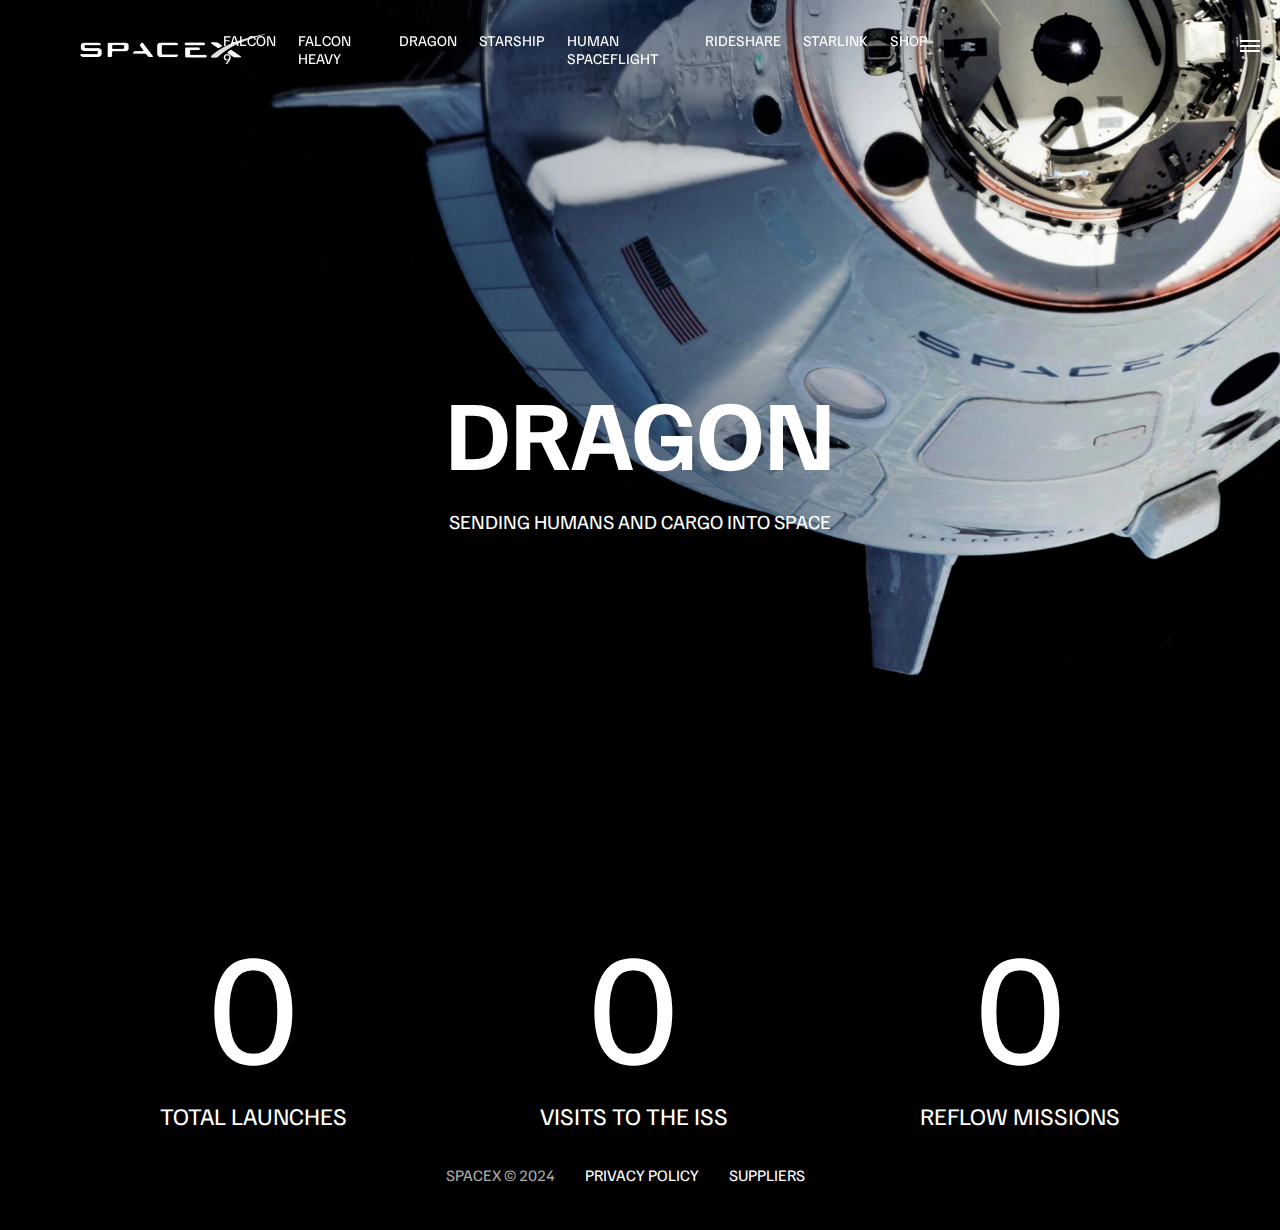
<file: dragon.html>
<!DOCTYPE html>
<html lang="en">
  <head>
    <meta charset="UTF-8" />
    <meta http-equiv="X-UA-Compatible" content="IE=edge" />
    <meta name="viewport" content="width=device-width, initial-scale=1.0" />
    <link rel="stylesheet" href="css/style.css" />
    <script src="js/script.js" defer></script>
    <link rel="shortcut icon" href="img/taskbar_logo.ico" type="image/x-icon" />
    <title>SpaceX - Dragon</title>
  </head>
  <body>
    <div id="overlay"></div>
    <div id="mobile-menu" class="mobile-main-menu">
      <ul>
        <li><a href="#">Mission</a></li>
        <li><a href="#">Launches</a></li>
        <li><a href="#">Careers</a></li>
        <li><a href="#">Updates</a></li>
        <li><a href="#">Shop</a></li>

        <li class="mobile-only"><a href="falcon9.html">Falcon 9</a></li>
        <li class="mobile-only">
          <a href="falcon-heavy.html">Falcon Heavy</a>
        </li>
        <li class="mobile-only"><a href="dragon.html">Dragon</a></li>
        <li class="mobile-only"><a href="#">Starship</a></li>
        <li class="mobile-only"><a href="#">Human Spaceflight</a></li>
        <li class="mobile-only"><a href="#">Rideshare</a></li>
        <li class="mobile-only"><a href="#">Starlink</a></li>
      </ul>
    </div>
    <header class="main-header">
      <div class="logo">
        <a href="index.html">
          <img src="img/logo.png" alt="SpaceX" />
        </a>
      </div>
      <nav class="desktop-main-menu">
        <ul>
          <li><a href="falcon9.html">Falcon 9</a></li>
          <li><a href="falcon-heavy.html">Falcon Heavy</a></li>
          <li><a href="dragon.html">Dragon</a></li>
          <li><a href="#">Starship</a></li>
          <li><a href="#">Human Spaceflight</a></li>
          <li><a href="#">Rideshare</a></li>
          <li><a href="#">Starlink</a></li>
          <li><a href="#">Shop</a></li>
        </ul>
      </nav>
    </header>

    <!-- Hamburger Menu -->
    <button id="menu-btn" class="hamburger" type="button">
      <span class="hamburger-top"></span>
      <span class="hamburger-middle"></span>
      <span class="hamburger-bottom"></span>
    </button>

    <section class="section-animate bg-dragon"></section>
    <div class="section-inner-center">
      <h3>Dragon</h3>
      <p>Sending humans and cargo into space</p>
    </div>

    <div class="stats">
      <div>
        <span class="counter" data-target="43">0</span>
        <h4>Total Launches</h4>
      </div>
      <div>
        <span class="counter" data-target="39">0</span>
        <h4>Visits to the ISS</h4>
      </div>
      <div>
        <span class="counter" data-target="22">0</span>
        <h4>Reflow Missions</h4>
      </div>
    </div>

    <footer>
      <ul>
        <li>SpaceX &copy; 2024</li>
        <li><a href="#">Privacy Policy</a></li>
        <li><a href="#">Suppliers</a></li>
      </ul>
    </footer>
  </body>
</html>
</file>
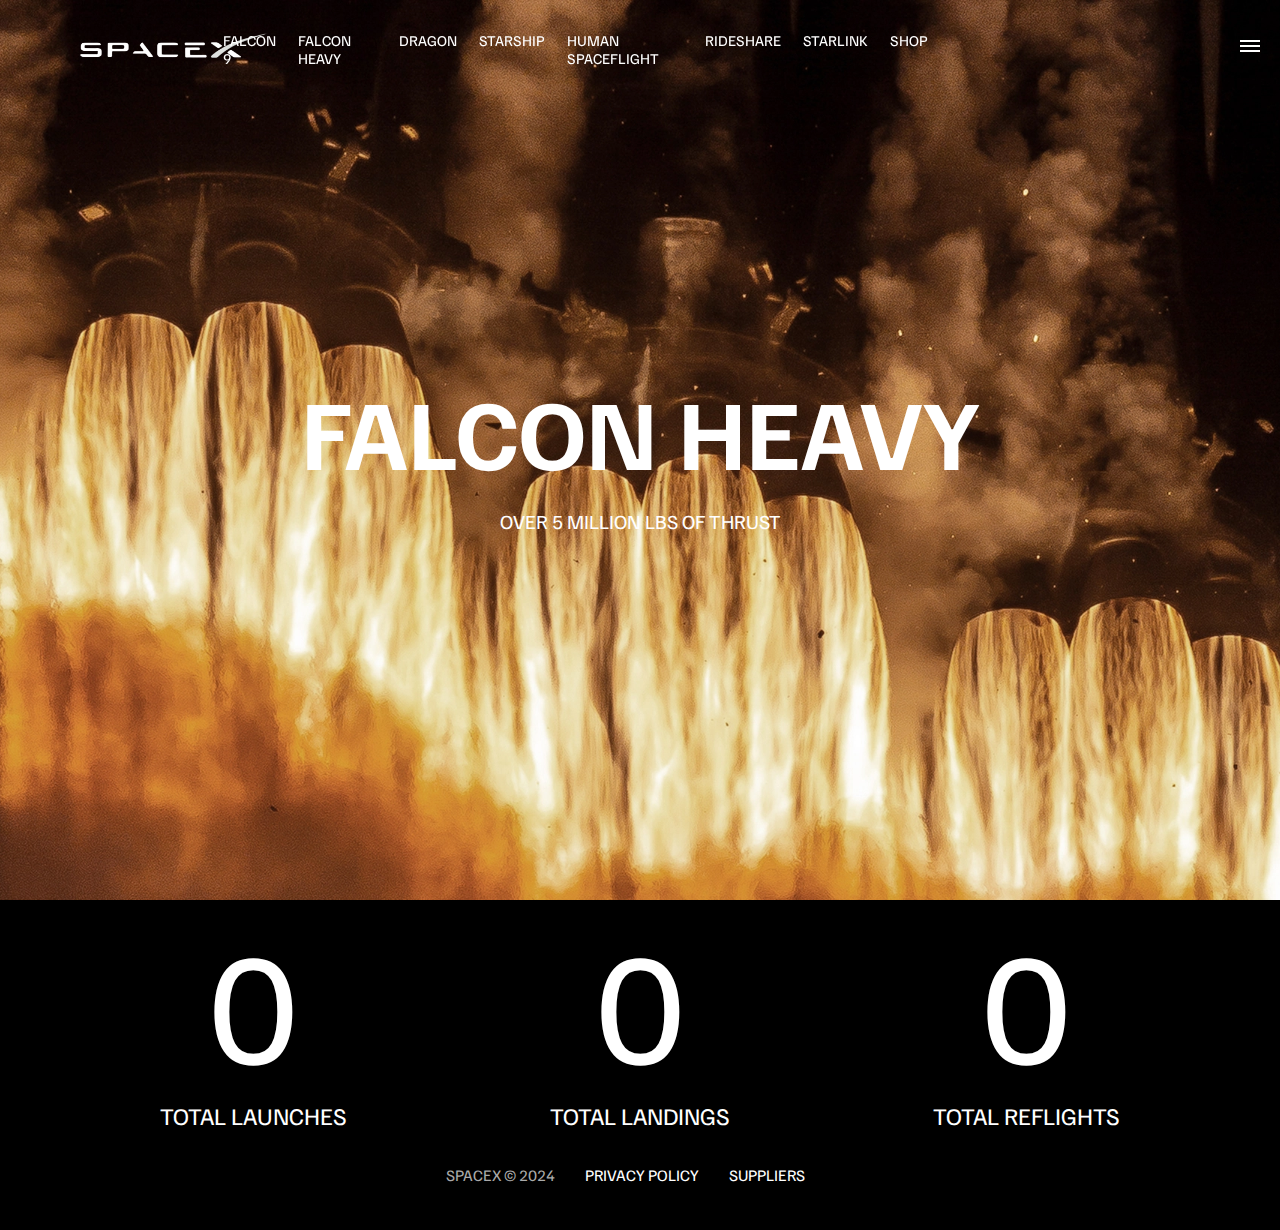
<file: falcon-heavy.html>
<!DOCTYPE html>
<html lang="en">
  <head>
    <meta charset="UTF-8" />
    <meta http-equiv="X-UA-Compatible" content="IE=edge" />
    <meta name="viewport" content="width=device-width, initial-scale=1.0" />
    <link rel="stylesheet" href="css/style.css" />
    <script src="js/script.js" defer></script>
    <link rel="shortcut icon" href="img/taskbar_logo.ico" type="image/x-icon" />
    <title>SpaceX - Falcon Heavy</title>
  </head>
  <body>
    <div id="overlay"></div>
    <div id="mobile-menu" class="mobile-main-menu">
      <ul>
        <li><a href="#">Mission</a></li>
        <li><a href="#">Launches</a></li>
        <li><a href="#">Careers</a></li>
        <li><a href="#">Updates</a></li>
        <li><a href="#">Shop</a></li>

        <li class="mobile-only"><a href="falcon9.html">Falcon 9</a></li>
        <li class="mobile-only">
          <a href="falcon-heavy.html">Falcon Heavy</a>
        </li>
        <li class="mobile-only"><a href="dragon.html">Dragon</a></li>
        <li class="mobile-only"><a href="#">Starship</a></li>
        <li class="mobile-only"><a href="#">Human Spaceflight</a></li>
        <li class="mobile-only"><a href="#">Rideshare</a></li>
        <li class="mobile-only"><a href="#">Starlink</a></li>
      </ul>
    </div>
    <header class="main-header">
      <div class="logo">
        <a href="index.html">
          <img src="img/logo.png" alt="SpaceX" />
        </a>
      </div>
      <nav class="desktop-main-menu">
        <ul>
          <li><a href="falcon9.html">Falcon 9</a></li>
          <li><a href="falcon-heavy.html">Falcon Heavy</a></li>
          <li><a href="dragon.html">Dragon</a></li>
          <li><a href="#">Starship</a></li>
          <li><a href="#">Human Spaceflight</a></li>
          <li><a href="#">Rideshare</a></li>
          <li><a href="#">Starlink</a></li>
          <li><a href="#">Shop</a></li>
        </ul>
      </nav>
    </header>

    <!-- Hamburger Menu -->
    <button id="menu-btn" class="hamburger" type="button">
      <span class="hamburger-top"></span>
      <span class="hamburger-middle"></span>
      <span class="hamburger-bottom"></span>
    </button>

    <section class="section-animate bg-falcon-heavy"></section>
    <div class="section-inner-center">
      <h3>Falcon Heavy</h3>
      <p>OVER 5 MILLION LBS OF THRUST</p>
    </div>

    <div class="stats">
      <div>
        <span class="counter" data-target="9">0</span>
        <h4>Total Launches</h4>
      </div>
      <div>
        <span class="counter" data-target="17">0</span>
        <h4>Total Landings</h4>
      </div>
      <div>
        <span class="counter" data-target="14">0</span>
        <h4>Total Reflights</h4>
      </div>
    </div>

    <footer>
      <ul>
        <li>SpaceX &copy; 2024</li>
        <li><a href="#">Privacy Policy</a></li>
        <li><a href="#">Suppliers</a></li>
      </ul>
    </footer>
  </body>
</html>
</file>
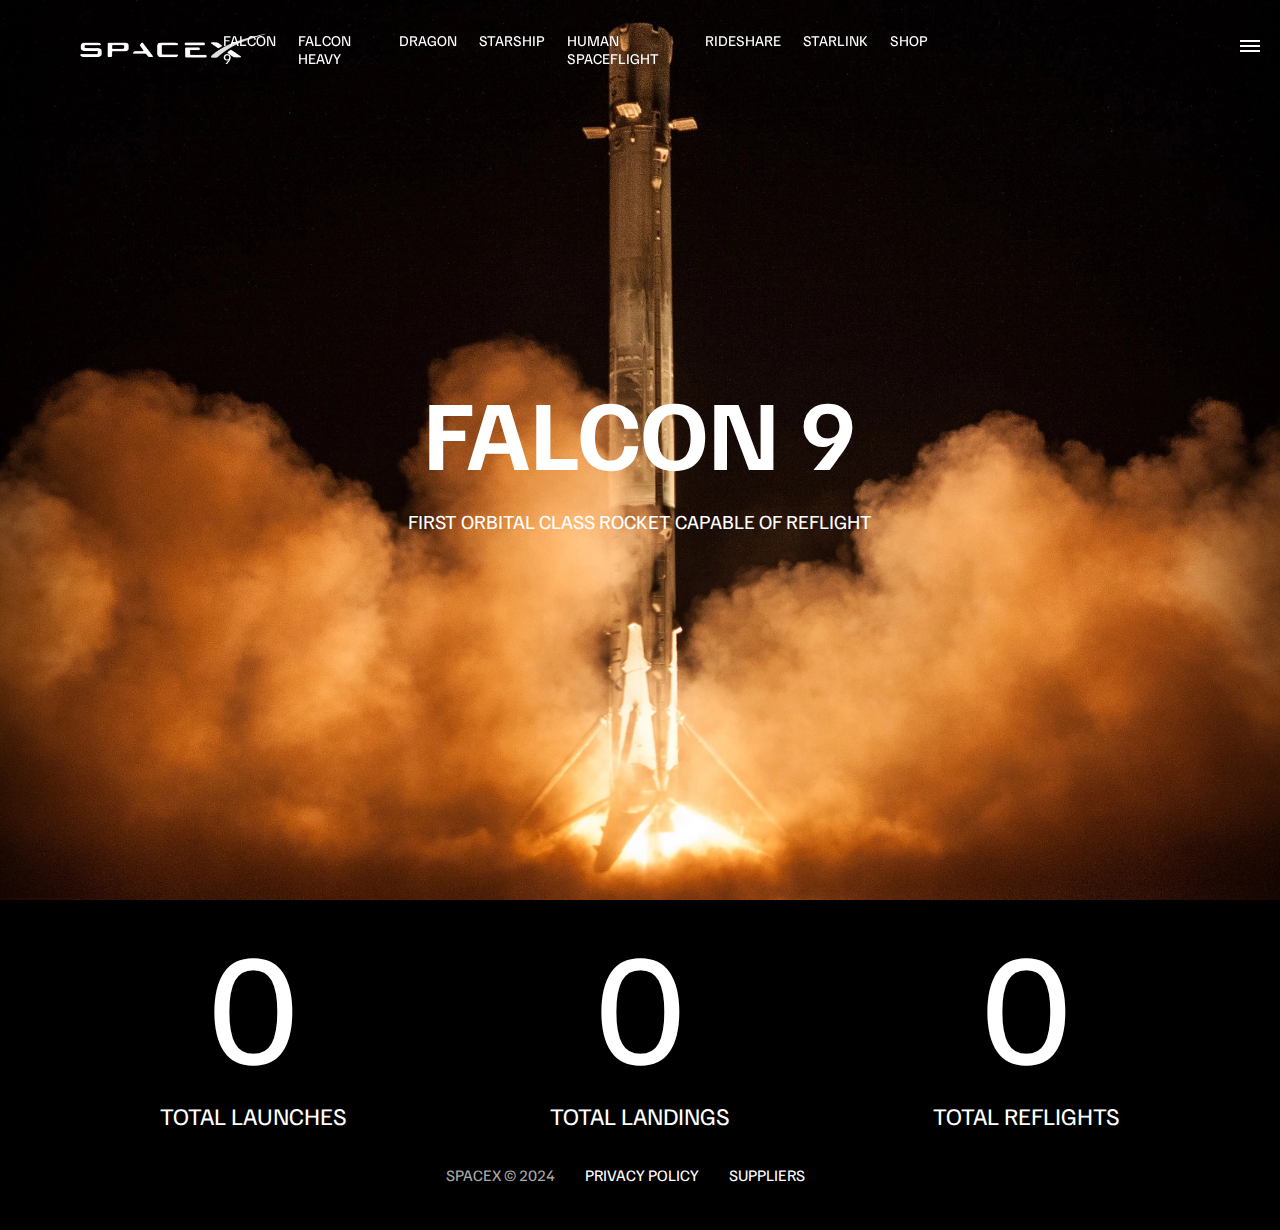
<file: falcon9.html>
<!DOCTYPE html>
<html lang="en">
  <head>
    <meta charset="UTF-8" />
    <meta http-equiv="X-UA-Compatible" content="IE=edge" />
    <meta name="viewport" content="width=device-width, initial-scale=1.0" />
    <link rel="stylesheet" href="css/style.css" />
    <script src="js/script.js" defer></script>
    <link rel="shortcut icon" href="img/taskbar_logo.ico" type="image/x-icon" />
    <title>SpaceX - Falcon 9</title>
  </head>
  <body>
    <div id="overlay"></div>
    <div id="mobile-menu" class="mobile-main-menu">
      <ul>
        <li><a href="#">Mission</a></li>
        <li><a href="#">Launches</a></li>
        <li><a href="#">Careers</a></li>
        <li><a href="#">Updates</a></li>
        <li><a href="#">Shop</a></li>

        <li class="mobile-only"><a href="falcon9.html">Falcon 9</a></li>
        <li class="mobile-only">
          <a href="falcon-heavy.html">Falcon Heavy</a>
        </li>
        <li class="mobile-only"><a href="dragon.html">Dragon</a></li>
        <li class="mobile-only"><a href="#">Starship</a></li>
        <li class="mobile-only"><a href="#">Human Spaceflight</a></li>
        <li class="mobile-only"><a href="#">Rideshare</a></li>
        <li class="mobile-only"><a href="#">Starlink</a></li>
      </ul>
    </div>
    <header class="main-header">
      <div class="logo">
        <a href="index.html">
          <img src="img/logo.png" alt="SpaceX" />
        </a>
      </div>
      <nav class="desktop-main-menu">
        <ul>
          <li><a href="falcon9.html">Falcon 9</a></li>
          <li><a href="falcon-heavy.html">Falcon Heavy</a></li>
          <li><a href="dragon.html">Dragon</a></li>
          <li><a href="#">Starship</a></li>
          <li><a href="#">Human Spaceflight</a></li>
          <li><a href="#">Rideshare</a></li>
          <li><a href="#">Starlink</a></li>
          <li><a href="#">Shop</a></li>
        </ul>
      </nav>
    </header>

    <!-- Hamburger Menu -->
    <button id="menu-btn" class="hamburger" type="button">
      <span class="hamburger-top"></span>
      <span class="hamburger-middle"></span>
      <span class="hamburger-bottom"></span>
    </button>

    <section class="section-animate bg-falcon-9"></section>
    <div class="section-inner-center">
      <h3>Falcon 9</h3>
      <p>First orbital class rocket capable of reflight</p>
    </div>

    <div class="stats">
      <div>
        <span class="counter" data-target="287">0</span>
        <h4>Total Launches</h4>
      </div>
      <div>
        <span class="counter" data-target="245">0</span>
        <h4>Total Landings</h4>
      </div>
      <div>
        <span class="counter" data-target="219">0</span>
        <h4>Total Reflights</h4>
      </div>
    </div>

    <footer>
      <ul>
        <li>SpaceX &copy; 2024</li>
        <li><a href="#">Privacy Policy</a></li>
        <li><a href="#">Suppliers</a></li>
      </ul>
    </footer>
  </body>
</html>
</file>
<file: css/style.css>
@import url('https://fonts.googleapis.com/css2?family=Familjen+Grotesk:wght@400;600;700&display=swap');

*,
*::before,
*::after {
  margin: 0;
  padding: 0;
  box-sizing: border-box;
}

body {
  font-family: 'Familjen Grotesk', sans-serif;
  background: #000;
  color: #fff;
}

a {
  text-decoration: none;
  color: #fff;
}

ul {
  list-style: none;
}

/* Header/Navbar */
.main-header {
  position: fixed;
  top: 0;
  left: 0;
  width: 100%;
  z-index: 3;
  display: flex;
  justify-content: space-between;
  align-items: center;
  text-transform: uppercase;
  height: 100px;
  padding: 0 30px;
  text-size-adjust: 20px;
}

/* Logo */
.logo {
  top: 32px;
  left: 50px;
  width: 210px;
  height: auto;
}

.logo img {
  display: block;
  width: 100%;
  height: auto;
  margin-left: 50px;
}

/* Desktop Menu */
.desktop-main-menu {
  margin-right: 300px;
}

.desktop-main-menu ul {
  display: flex;
}

.desktop-main-menu ul li {
  position: relative;
  margin-right: 22px;
  padding-bottom: 2px;
  font-size: 15px;
}

/* Menu item bottom border */
.desktop-main-menu ul li a::after {
  content: '';
  position: absolute;
  bottom: 0;
  left: 0;
  width: 100%;
  height: 1px;
  background: #fff;
  transform: scaleX(0);
  transition: transform 0.6s cubic-bezier(0.19, 1, 0.22, 1);
  transform-origin: right center;
}

.desktop-main-menu ul li a:hover::after {
  transform: scaleX(1);
  transform-origin: left center;
  transition-duration: 0.4s;
}

/* Sections */
section {
  position: relative;
  height: 100vh;
  background-position: center center;
  background-repeat: no-repeat;
  background-size: cover;
  text-transform: uppercase;
}

.section-inner {
  position: absolute;
  bottom: 110px;
  left: 130px;
  max-width: 560px;
}

.section-inner h4 {
  font-size: 20px;
  margin-bottom: 3px;
  font-weight: 300;
  animation: fadeInUp 0.5s ease-in-out;
}

.section-inner h2 {
  font-size: 45px;
  font-weight: 700;
  margin-bottom: 20px;
  animation: fadeInUp 0.5s ease-in-out 0.2s;
  animation-fill-mode: both;/* Stop from showing at start */
}

.section-inner a {
  animation: fadeInUp 0.5s ease-in-out 0.4s;
  animation-fill-mode: both; /* Stop from showing at start*/
}

/* Background images */
.section-a {
  background-image: url('../img/starlink.jpg');
}
.section-b {
  background-image: url('../img/starlink2.jpg');
}
.section-c {
  background-image: url('../img/Ozone_3.jpg');
}


#background-video {
  width: 100vw;
  height: 98vh;
  object-fit: cover;
  left: 0;
  right: 0;
  top: 0;
  bottom: 0;
  z-index: -1;
}
.btn {
  position: relative;
  display: inline-block;
  cursor: pointer;
  text-align: center;
  min-width: 130px;
  padding: 15px 55px;
  margin-top: 10px;
  border: 2px solid #fff;
  text-transform: uppercase;
  font-weight: bold;
  overflow: hidden;
  z-index: 2;
  font-size: 18px;
}

.btn:hover span {
  color: #000;
}

.btn .hover {
  position: absolute;
  top: 0;
  left: 0;
  width: 100%;
  height: 100%;
  background-color: #fff;
  color: #000;
  z-index: -1;
  transform: translateY(100%);
  transition: transform 0.6s cubic-bezier(0.19, 1, 0.22, 1);
}

.btn:hover .hover {
  transform: translateY(0);
}

.scroll-arrow {
  position: absolute;
  bottom: 50px;
  left: 50%;
  transform: translateX(-50%);
  animation: fadeBounce 5s infinite;
}

/* Footer */
footer {
  position: relative;
  padding: 25px 0;
}

footer ul {
  display: flex;
  justify-content: center;
  align-items: center;
  flex-wrap: wrap;
  margin-bottom: 10px;
}

footer ul li {
  margin-right: 30px;
  color: #aaa;
  text-transform: uppercase;
  font-size: 16px;
  line-height: 2.5;
}

footer ul li a {
  color: #fff;
  transition: color 0.6s;
}

footer ul li a:hover {
  color: #aaa;
}

/* Hamburger Menu */
.hamburger {
  position: fixed;
  top: 40px;
  right: 20px;
  z-index: 10;
  cursor: pointer;
  width: 20px;
  height: 20px;
  background: none;
  border: none;
}

.hamburger-top,
.hamburger-middle,
.hamburger-bottom {
  position: absolute;
  width: 20px;
  height: 2px;
  top: 0;
  left: 0;
  background: #fff;
  transition: all 0.5s;
}

.hamburger-middle {
  transform: translateY(5px);
}

.hamburger-bottom {
  transform: translateY(10px);
}

/* Transition hamburger to X when open */
.open {
  transform: rotate(90deg);
}

.open .hamburger-top {
  transform: rotate(45deg) translateY(6px) translateX(6px);
}

.open .hamburger-middle {
  display: none;
}

.open .hamburger-bottom {
  transform: rotate(-45deg) translateY(6px) translateX(-6px);
}

/* Overlay */
.overlay-show {
  position: fixed;
  top: 0;
  left: 0;
  width: 100%;
  height: 100%;
  background-color: rgba(0, 0, 0, 0.5);
  z-index: 3;
}

/* Stop body scroll */
.stop-scrolling {
  overflow: hidden;
}

/* Hide mobile main menu items */
.mobile-only {
  display: none;
}

/* Mobile menu */
.mobile-main-menu {
  position: fixed;
  top: 0;
  right: 0;
  width: 350px;
  height: 100%;
  background: #000;
  z-index: 4;
  display: flex;
  align-items: center;
  justify-content: center;
  transform: translateX(100%);
  transition: transform 0.6s cubic-bezier(0.19, 1, 0.22, 1);
}

/* Bring menu from right */
.show-menu {
  transform: translateX(0);
}

.mobile-main-menu ul {
  display: flex;
  flex-direction: column;
  align-items: end;
  justify-content: center;
  padding: 50px;
  width: 100%;
}

.mobile-main-menu ul li {
  margin-bottom: 20px;
  font-size: 18px;
  text-transform: uppercase;
  border-bottom: 1px #555 dotted;
  width: 100%;
  text-align: right;
  padding-bottom: 8px;
}

.mobile-main-menu ul li a {
  color: #fff;
  transition: color 0.6s;
}

.mobile-main-menu ul li a:hover {
  color: #aaa;
}

/* Inner Pages */
.bg-falcon-9 {
  background-image: url('../img/falcon-9.webp');
}

.bg-falcon-heavy {
  background-image: url('../img/falcon-heavy.webp');
}

.bg-dragon {
  background-image: url('../img/dragon.webp');
}

.section-animate {
  animation: fadeIn 2s ease-in-out;
}

.section-inner-center {
  position: absolute;
  top: 50%;
  left: 50%;
  transform: translate(-50%, -50%);
  text-transform: uppercase;
  text-align: center;
  width: 80%;
}

.section-inner-center h3 {
  font-size: 100px;
  margin-bottom: 15px;
  animation: fadeInUp 0.5s ease-in-out;
}

.section-inner-center p {
  font-size: 20px;
  animation: fadeInUp 0.5s ease-in-out 0.2s;
  animation-fill-mode: both;
}

/* Stats */
.stats {
  max-width: 960px;
  margin: 0 auto;
  display: flex;
  align-items: center;
  justify-content: space-between;
  text-align: center;
  text-transform: uppercase;
}

.stats div span {
  font-size: 160px;
}

.stats div h4 {
  font-size: 24px;
  font-weight: 300;
}

/* Animations */

@keyframes fadeInUp {
  0% {
    opacity: 0;
    transform: translateY(140px);
  }

  100% {
    opacity: 1;
    transform: translateY(0);
  }
}

@keyframes fadeIn {
  0% {
    opacity: 0;
  }

  100% {
    opacity: 1;
  }
}

@keyframes fadeBounce {
  0%,
  20%,
  50%,
  80%,
  100% {
    opacity: 0;
    transform: translateY(-20px);
  }

  40% {
    opacity: 1;
    transform: translateY(0);
  }
}

/* Media Queries */

@media (max-width: 960px) {
  /* Hide desktop menu */
  .desktop-main-menu {
    display: none;
  }

  /* Show main mobile items */
  .mobile-only {
    display: block;
  }

  .section-inner-center h3 {
    font-size: 75px;
  }
}

@media (max-width: 600px) {
  .section-inner {
    bottom: 75px;
    left: 20px;
  }

  .section-inner h2 {
    font-size: 40px;
  }

  footer ul li:first-child {
    position: absolute;
    top: 30px;
    left: 50%;
    transform: translate(-50%, -50%);
  }

  footer ul li {
    margin-right: 15px;
  }

  .logo {
    width: 150px;
    margin: auto;
  }

  .section-inner-center h3 {
    font-size: 50px;
  }

  /* Stats */
  .stats {
    flex-direction: column;
  }

  .stats div {
    margin-bottom: 20px;
  }
}
</file>
